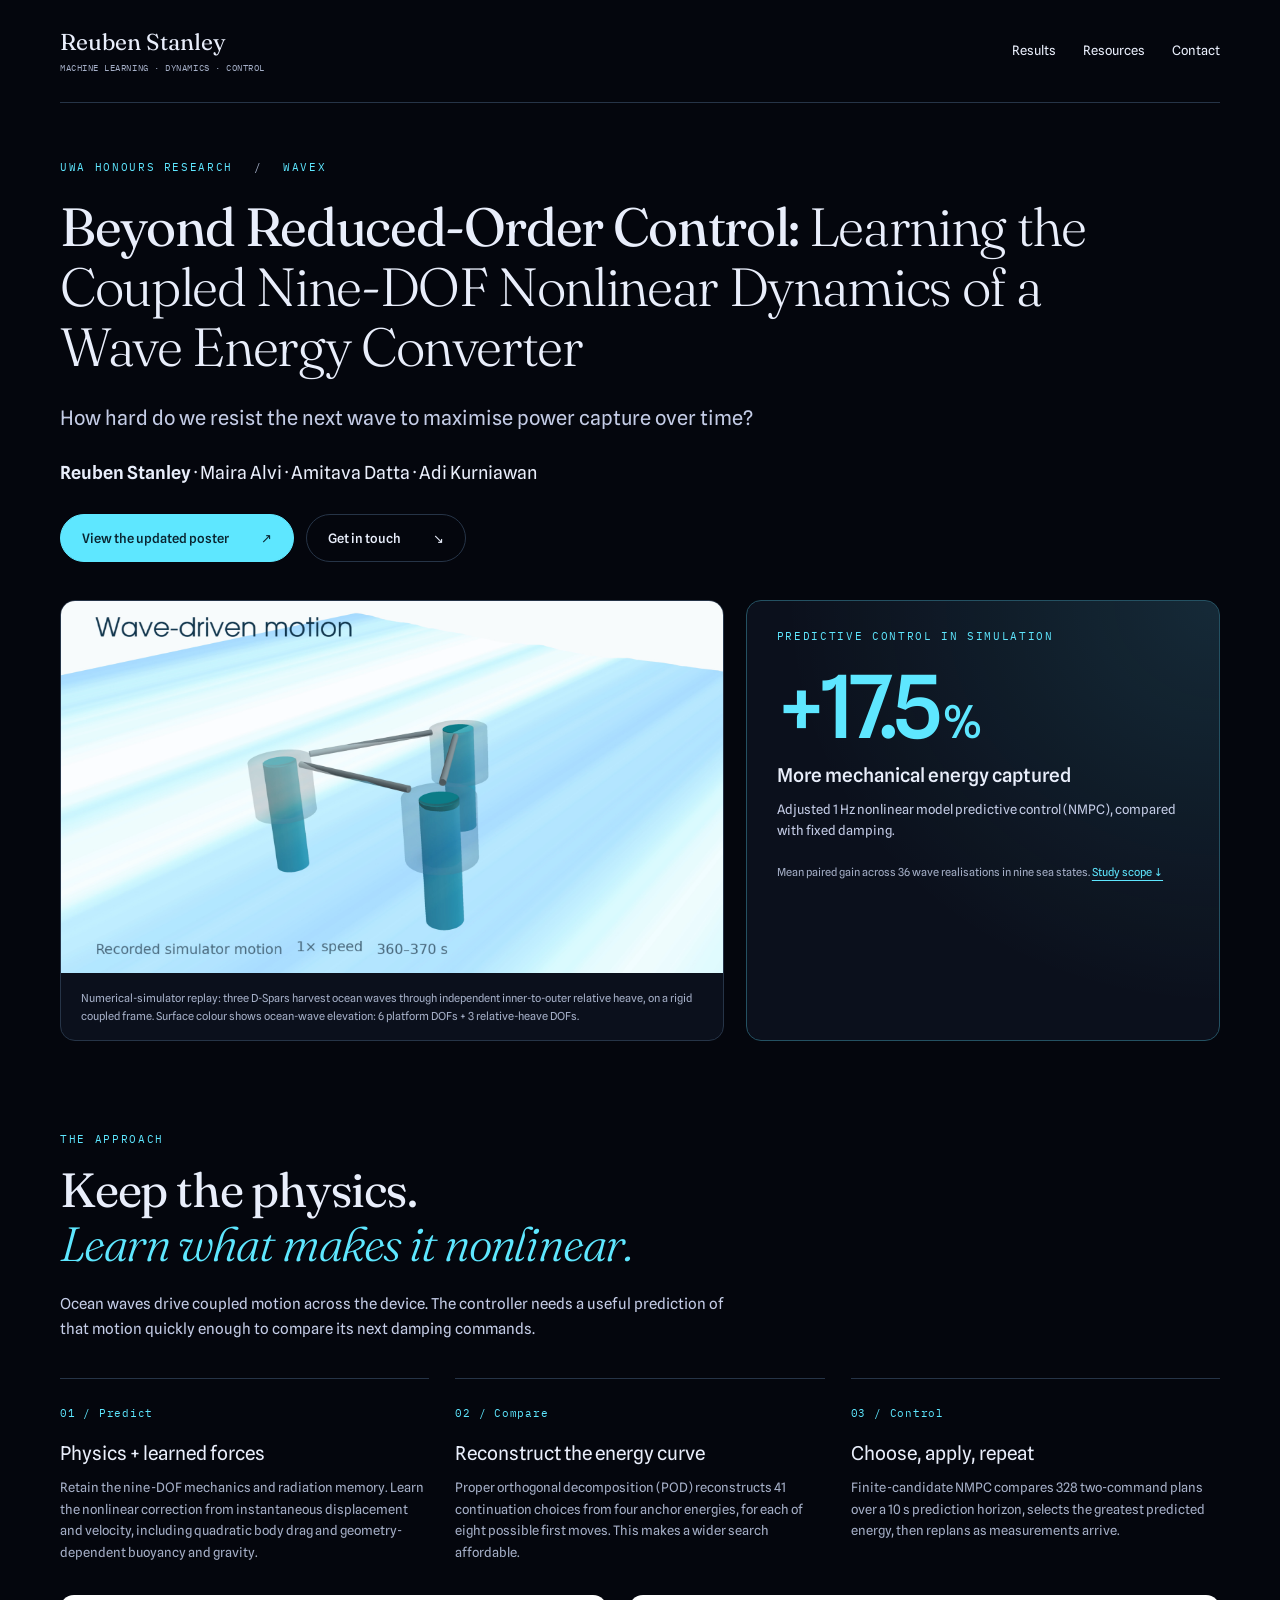
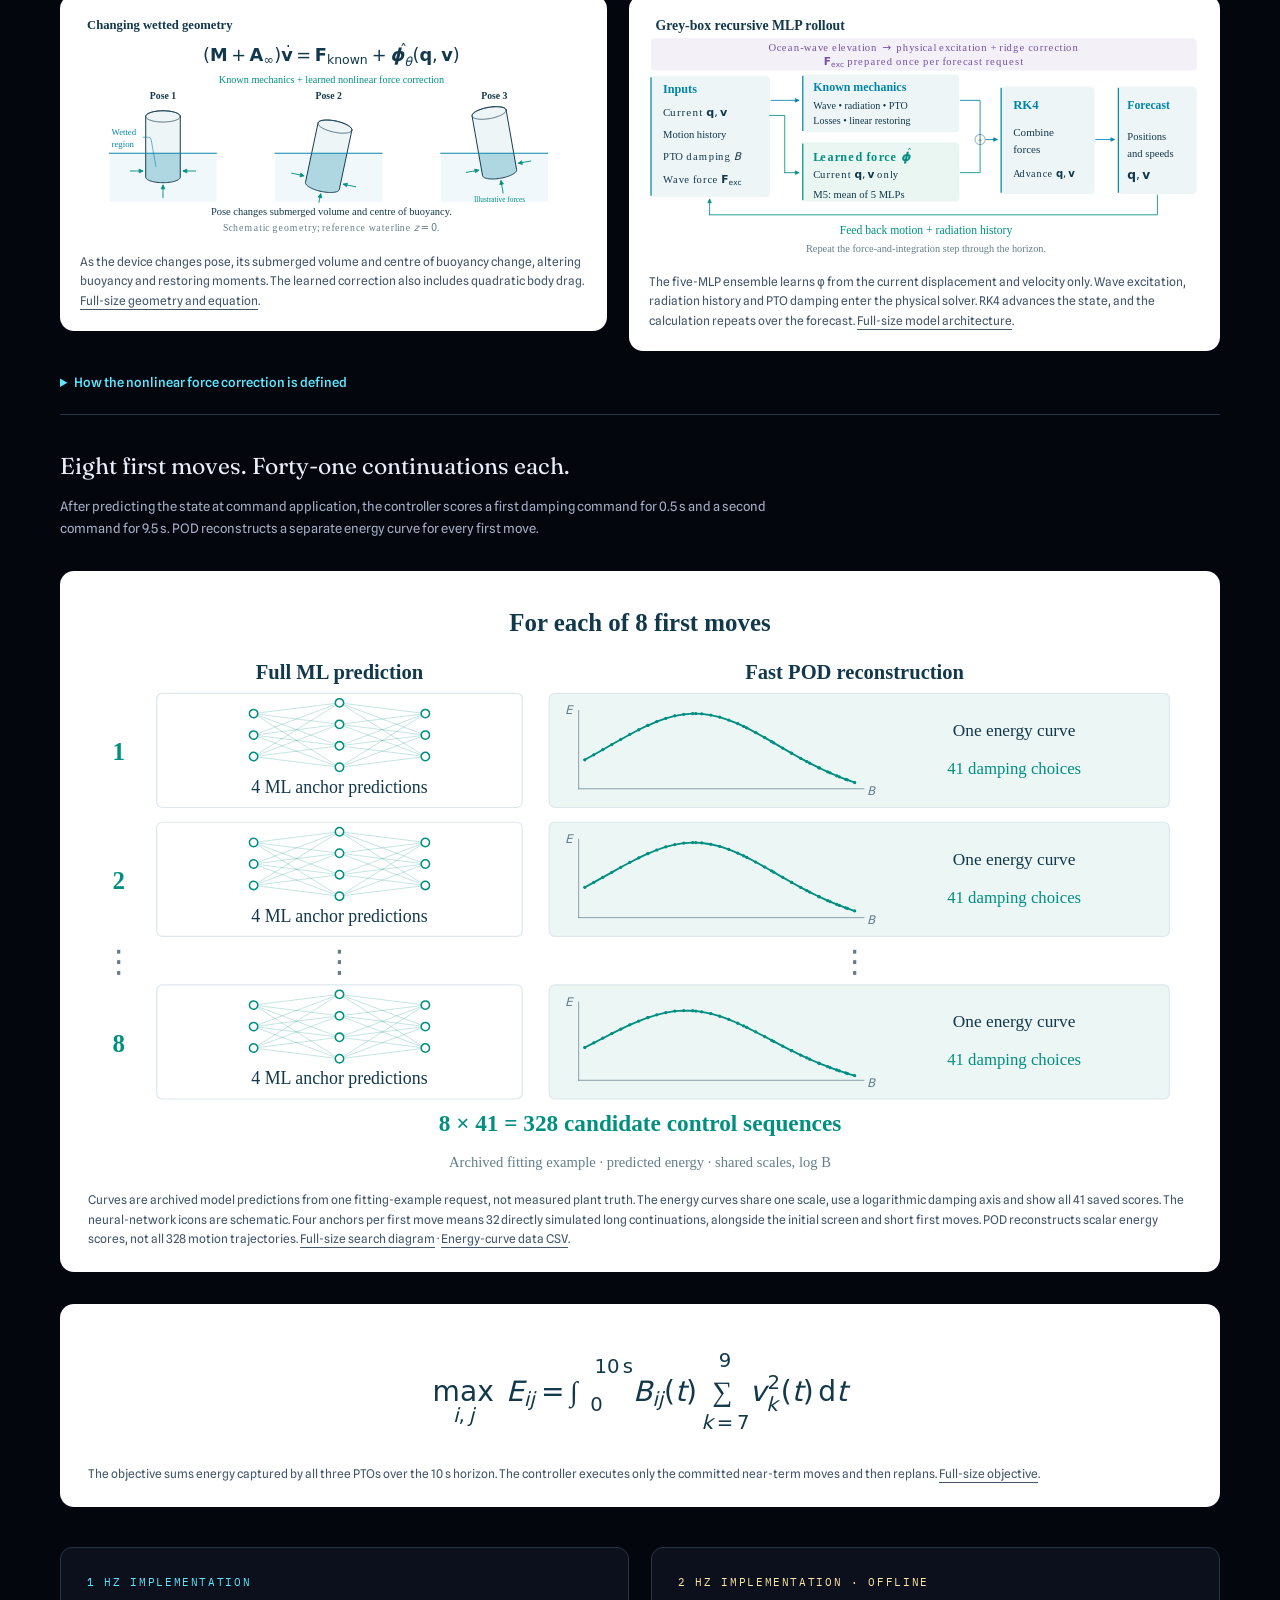
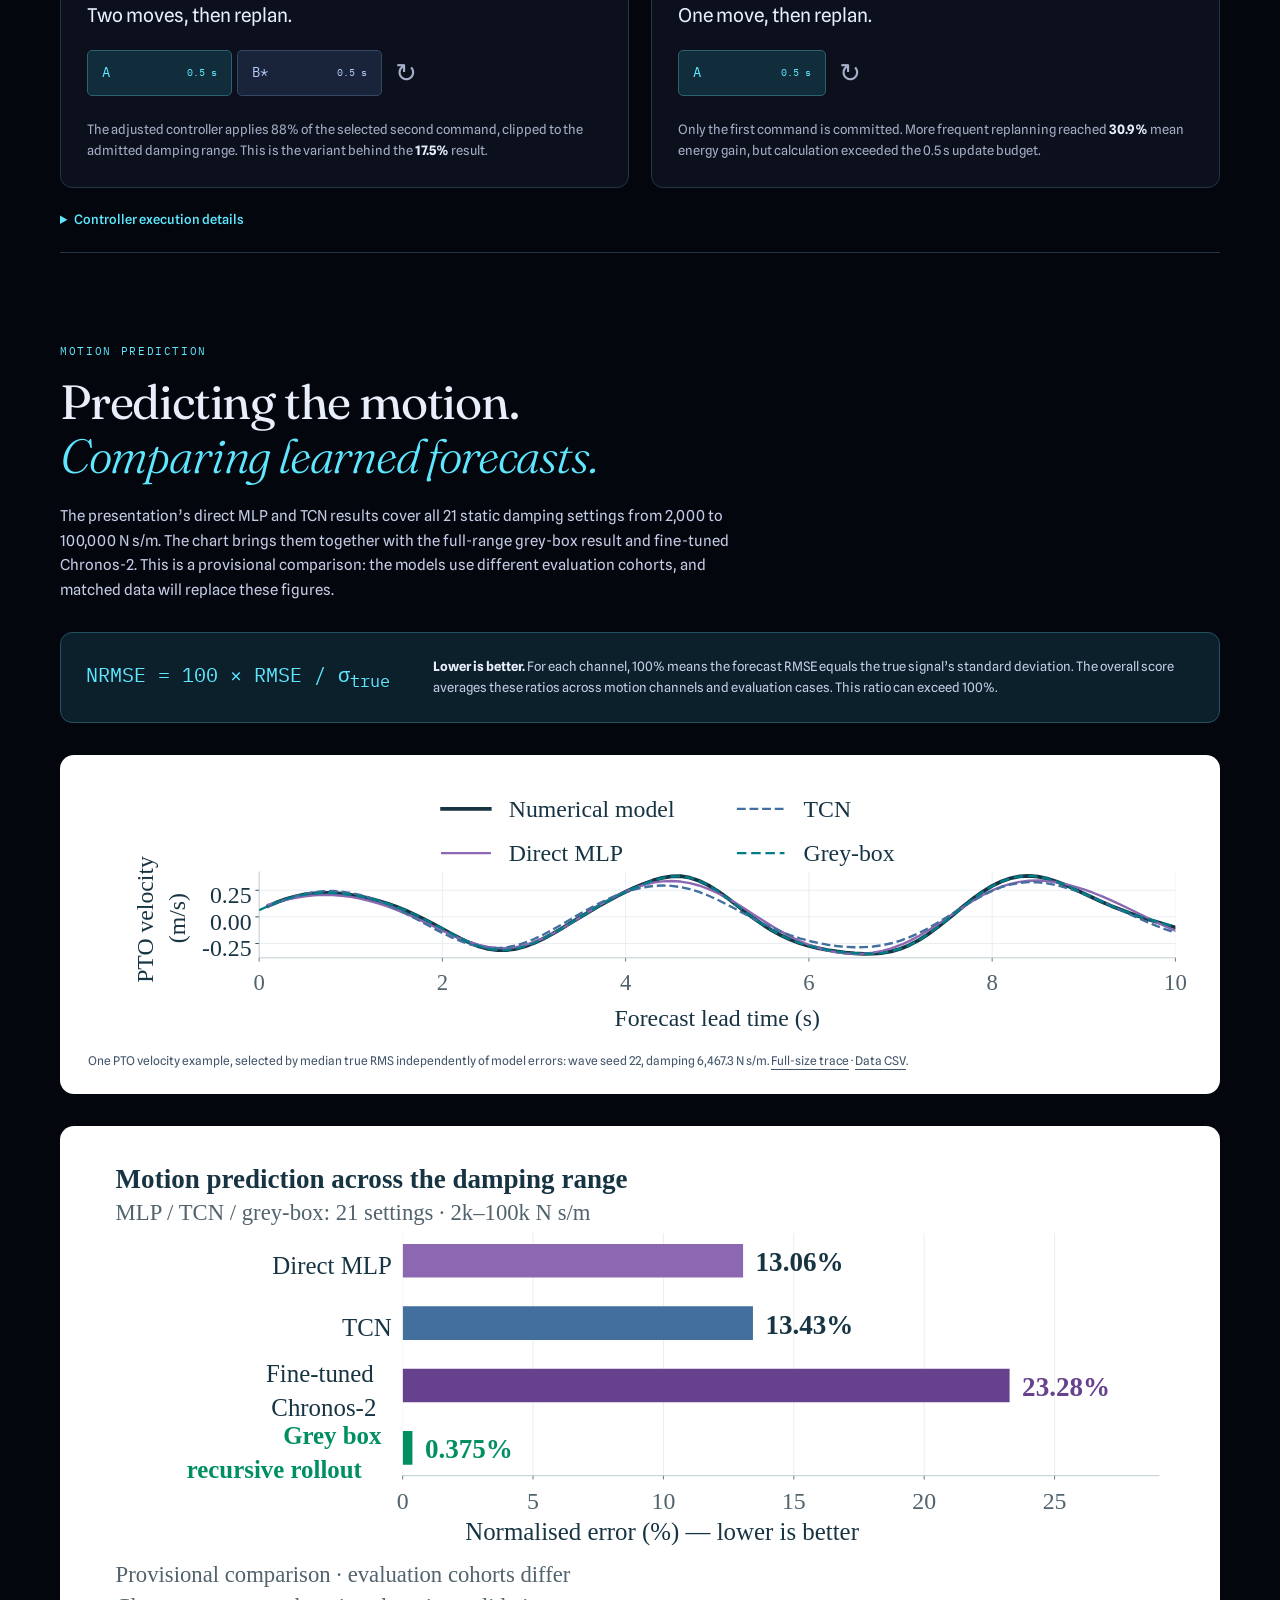
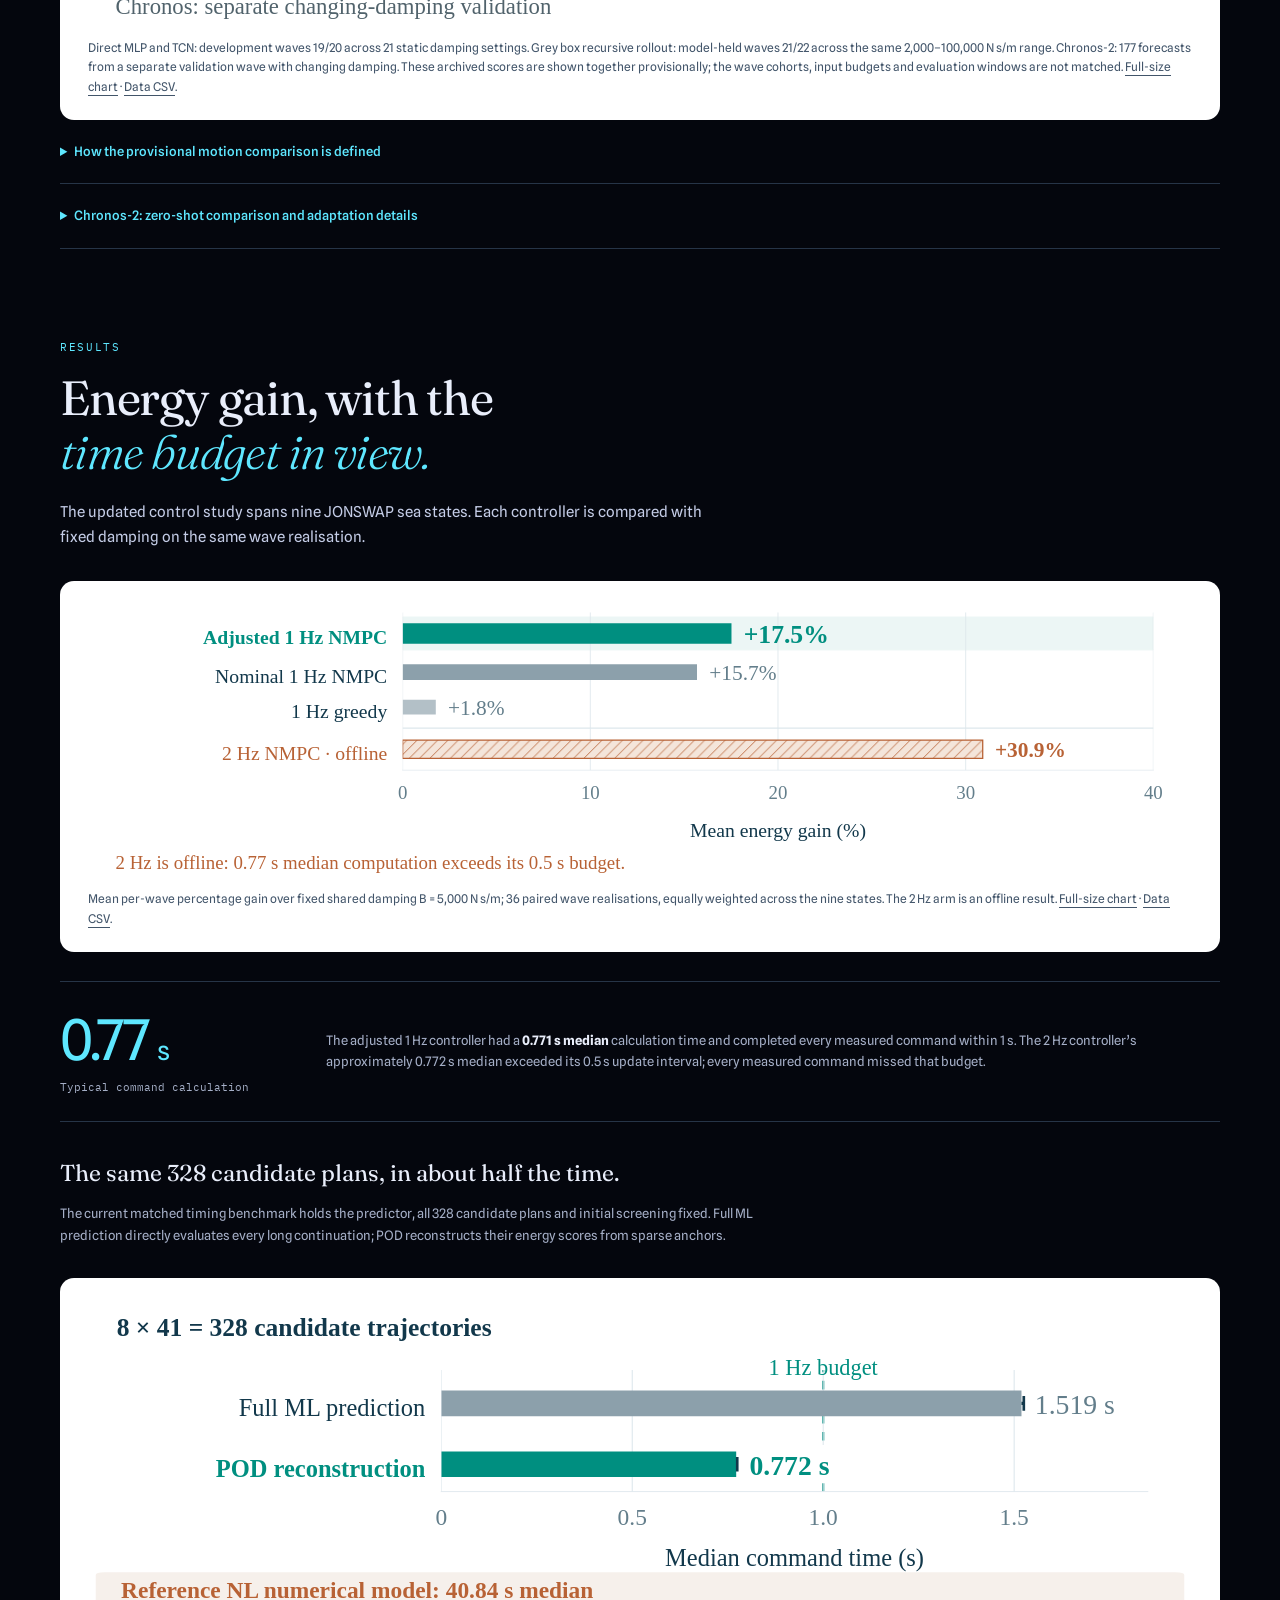
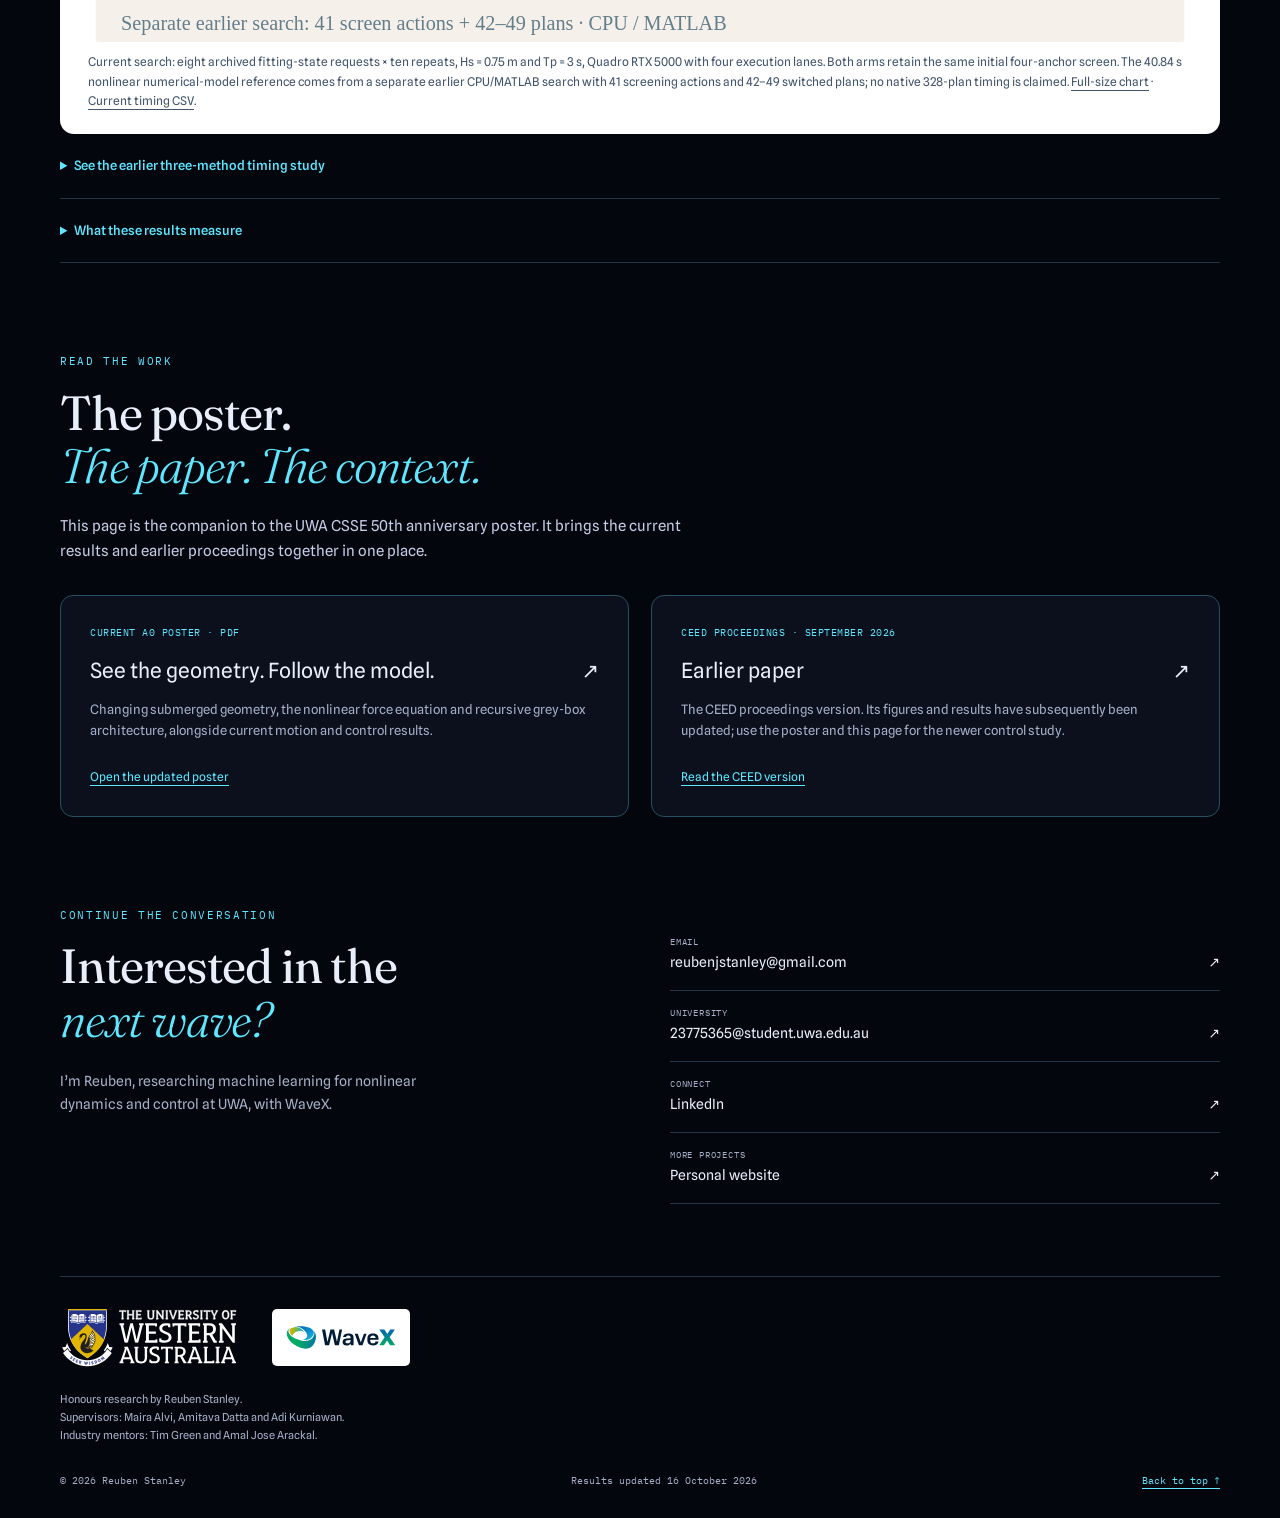
<file: wavex/index.html>
<!doctype html>
<html lang="en">
<head>
  <meta charset="utf-8">
  <meta name="viewport" content="width=device-width, initial-scale=1">
  <title>Beyond Reduced-Order Control · Reuben Stanley</title>
  <meta name="description" content="Learning the coupled nine-DOF nonlinear dynamics of a wave energy converter. Explore Reuben Stanley’s UWA and WaveX honours research, poster, results and contact details.">
  <meta name="theme-color" content="#04060d">
  <link rel="canonical" href="https://reuben-trade.github.io/wavex/">
  <meta property="og:type" content="website">
  <meta property="og:title" content="Beyond Reduced-Order Control · Reuben Stanley">
  <meta property="og:description" content="Learning nonlinear wave-energy dynamics for predictive control. Research poster, results and contact.">
  <meta property="og:url" content="https://reuben-trade.github.io/wavex/">
  <meta property="og:image" content="https://reuben-trade.github.io/wavex/assets/device-motion.png">
  <link rel="preconnect" href="https://fonts.googleapis.com">
  <link rel="preconnect" href="https://fonts.gstatic.com" crossorigin>
  <link href="https://fonts.googleapis.com/css2?family=Fraunces:opsz,wght@9..144,300;9..144,400;9..144,500&family=IBM+Plex+Mono:wght@400;500&family=Spline+Sans:wght@400;500;600&display=swap" rel="stylesheet">
  <link rel="stylesheet" href="style.css">
  <script src="device-animation.js" defer></script>
</head>
<body>
  <a class="skip-link" href="#main">Skip to research</a>
  <header class="site-header wrap">
    <a class="wordmark" href="/">Reuben Stanley<span>Machine learning · Dynamics · Control</span></a>
    <nav aria-label="Project navigation"><a href="#results">Results</a><a href="#resources">Resources</a><a href="#contact">Contact</a></nav>
  </header>
  <main id="main" class="wrap">
    <section class="hero" aria-labelledby="project-title">
      <p class="eyebrow">UWA honours research <span aria-hidden="true">/</span> WaveX</p>
      <h1 id="project-title">Beyond Reduced-Order Control: <em>Learning the Coupled Nine-DOF Nonlinear Dynamics of a Wave Energy Converter</em></h1>
      <p class="intro">How hard do we resist the next wave to maximise power capture over time?</p>
      <p class="authors author-line"><strong>Reuben Stanley</strong> · Maira Alvi · Amitava Datta · Adi Kurniawan</p>
      <div class="actions"><a class="button primary" href="#resources">View the updated poster <span aria-hidden="true">↗</span></a><a class="button" href="#contact">Get in touch <span aria-hidden="true">↘</span></a></div>
      <div class="hero-grid">
        <figure class="device-figure">
          <div class="device-media">
            <video id="device-animation" autoplay muted loop playsinline preload="none" poster="assets/device-motion.png" width="960" height="540" data-src="assets/device-motion.mp4" aria-label="Simulation animation of three D-Spars moving in ocean waves" aria-describedby="device-caption">
              <img src="assets/device-motion.png" width="1920" height="1080" alt="Three D-Spars on a coupled frame in ocean waves.">
            </video>
            <button class="animation-toggle" type="button" aria-controls="device-animation" hidden>Play animation</button>
          </div>
          <figcaption id="device-caption">Numerical-simulator replay: three D-Spars harvest ocean waves through independent inner-to-outer relative heave, on a rigid coupled frame. Surface colour shows ocean-wave elevation: 6 platform DOFs + 3 relative-heave DOFs.</figcaption></figure>
        <div class="headline-result"><p class="eyebrow">Predictive control in simulation</p><p class="big-number">+17.5<span>%</span></p><h2>More mechanical energy captured</h2><p>Adjusted 1 Hz nonlinear model predictive control (NMPC), compared with fixed damping.</p><p class="result-footnote">Mean paired gain across 36 wave realisations in nine sea states. <a href="#study-notes">Study scope ↓</a></p></div>
      </div>
    </section>

    <section class="section" aria-labelledby="approach-title">
      <div class="section-heading"><p class="eyebrow">The approach</p><h2 id="approach-title">Keep the physics.<br><em>Learn what makes it nonlinear.</em></h2><p>Ocean waves drive coupled motion across the device. The controller needs a useful prediction of that motion quickly enough to compare its next damping commands.</p></div>
      <ol class="method-grid">
        <li><span class="step-number">01 / Predict</span><h3>Physics + learned forces</h3><p>Retain the nine-DOF mechanics and radiation memory. Learn the nonlinear correction from instantaneous displacement and velocity, including quadratic body drag and geometry-dependent buoyancy and gravity.</p></li>
        <li><span class="step-number">02 / Compare</span><h3>Reconstruct the energy curve</h3><p>Proper orthogonal decomposition (POD) reconstructs 41 continuation choices from four anchor energies, for each of eight possible first moves. This makes a wider search affordable.</p></li>
        <li><span class="step-number">03 / Control</span><h3>Choose, apply, repeat</h3><p>Finite-candidate NMPC compares 328 two-command plans over a 10 s prediction horizon, selects the greatest predicted energy, then replans as measurements arrive.</p></li>
      </ol>
      <div class="method-visuals">
        <figure class="chart geometry-chart"><a href="assets/wetted-geometry.svg"><img src="assets/wetted-geometry.svg" loading="lazy" alt="Three spar poses show how heave and tilt change submerged geometry. The force equation keeps known mechanics and adds a learned nonlinear correction for drag and restoring forces."></a><figcaption>As the device changes pose, its submerged volume and centre of buoyancy change, altering buoyancy and restoring moments. The learned correction also includes quadratic body drag. <a href="assets/wetted-geometry.svg">Full-size geometry and equation</a>.</figcaption></figure>
        <figure class="chart architecture-chart"><div class="architecture-pan"><a href="assets/greybox-architecture.svg"><img src="assets/greybox-architecture.svg" loading="lazy" alt="Recursive grey-box model: prepare wave excitation, calculate known mechanics, average five MLP corrections using current displacement and velocity, then combine the forces in a fourth-order Runge-Kutta update. Feed updated motion and radiation history back to forecast the next step."></a></div><figcaption>The five-MLP ensemble learns φ from the current displacement and velocity only. Wave excitation, radiation history and PTO damping enter the physical solver. RK4 advances the state, and the calculation repeats over the forecast. <a href="assets/greybox-architecture.svg">Full-size model architecture</a>.</figcaption></figure>
      </div>
      <details class="study-notes"><summary>How the nonlinear force correction is defined</summary><div class="details-content"><p class="force-definition"><strong>Known forces:</strong> F<sub>known</sub> = F<sub>exc</sub> − F<sub>rad</sub> − B<sub>loss</sub>v − BDv − Cq.</p><p class="force-definition"><strong>Learned correction:</strong> φ = F<sub>drag</sub> + Cq − F<sub>rest,nl</sub>.</p><p>Here q and v are the nine displacements and velocities; B is the shared PTO damping command, D maps it to the PTO coordinates, and C is the retained linear restoring matrix. The learned correction replaces that linear restoring contribution with the nonlinear buoyancy/gravity calculation, while adding quadratic body drag.</p><p>The reference model recomputes submerged volumes and centres of buoyancy from the device pose, then calculates buoyancy, gravity and their moments. Its restoring calculation clips geometry against the reference water plane. The drawing is a schematic of this changing geometry.</p><p>Quadratic drag is a separate contribution, integrated over submerged body sections. The learned correction combines that body drag with the difference between nonlinear restoring and the retained linear restoring term. The model keeps the known mechanics explicit; it does not learn submerged volume as a separate output.</p><p>Wave excitation is prepared from ocean-wave elevation using the physical excitation calculation plus the existing ridge correction. The five force MLPs use current q and v; the wider rollout also uses radiation history and the candidate damping sequence. <a href="assets/geometry-architecture.svg">See the combined poster panel</a>.</p></div></details>
      <div class="subsection-heading"><h3>Eight first moves. Forty-one continuations each.</h3><p>After predicting the state at command application, the controller scores a first damping command for 0.5 s and a second command for 9.5 s. POD reconstructs a separate energy curve for every first move.</p></div>
      <figure class="chart search-chart"><div class="figure-pan"><a href="assets/nmpc-search-tree.svg"><img src="assets/nmpc-search-tree.svg" loading="lazy" alt="Numbered rows 1, 2, …, 8 show the eight first damping moves. For each move, a neural-network illustration represents four ML anchor predictions. POD reconstructs one energy curve with 41 damping choices. Eight times 41 gives 328 candidate control sequences."></a></div><figcaption>Curves are archived model predictions from one fitting-example request, not measured plant truth. The energy curves share one scale, use a logarithmic damping axis and show all 41 saved scores. The neural-network icons are schematic. Four anchors per first move means 32 directly simulated long continuations, alongside the initial screen and short first moves. POD reconstructs scalar energy scores, not all 328 motion trajectories. <a href="assets/nmpc-search-tree.svg">Full-size search diagram</a> · <a href="assets/archived-search-curves.csv" download>Energy-curve data CSV</a>.</figcaption></figure>
      <figure class="chart objective-chart"><div class="figure-pan"><a href="assets/energy-objective.svg"><img src="assets/energy-objective.svg" loading="lazy" alt="Choose the first and second commands that maximise predicted mechanical PTO energy: integrate damping times the sum of squared relative PTO velocities over the 10 second horizon."></a></div><figcaption>The objective sums energy captured by all three PTOs over the 10 s horizon. The controller executes only the committed near-term moves and then replans. <a href="assets/energy-objective.svg">Full-size objective</a>.</figcaption></figure>
      <div class="cadence-grid">
        <article class="cadence-card"><p class="eyebrow">1 Hz implementation</p><h3>Two moves, then replan.</h3><div class="command-strip" aria-label="First command A for 0.5 seconds, then adjusted second command B for 0.5 seconds"><span>A <small>0.5 s</small></span><span>B* <small>0.5 s</small></span><b aria-hidden="true">↻</b></div><p>The adjusted controller applies 88% of the selected second command, clipped to the admitted damping range. This is the variant behind the <strong>17.5%</strong> result.</p></article>
        <article class="cadence-card"><p class="eyebrow gold">2 Hz implementation · offline</p><h3>One move, then replan.</h3><div class="command-strip short" aria-label="First command A for 0.5 seconds, then replan"><span>A <small>0.5 s</small></span><b aria-hidden="true">↻</b></div><p>Only the first command is committed. More frequent replanning reached <strong>30.9%</strong> mean energy gain, but calculation exceeded the 0.5 s update budget.</p></article>
      </div>
      <details class="study-notes"><summary>Controller execution details</summary><div class="details-content"><p>Both implementations retain the same 1 s command application delay and score a 0.5 s first move followed by a 9.5 s continuation. The search diagram starts from the predicted state at command application. At 1 Hz, two 0.5 s moves are committed; at 2 Hz only the first 0.5 s move is committed. The comparison therefore changes the replanning and commitment strategy together.</p><p>The complete POD calculation includes four initial-screen rollouts, eight short first moves and 32 long continuation anchors. It scores 328 candidate sequences without directly simulating all 328 full motion trajectories.</p></div></details>
    </section>

    <section id="motion" class="section" aria-labelledby="motion-title">
      <div class="section-heading"><p class="eyebrow">Motion prediction</p><h2 id="motion-title">Predicting the motion.<br><em>Comparing learned forecasts.</em></h2><p>The presentation’s direct MLP and TCN results cover all 21 static damping settings from 2,000 to 100,000 N s/m. The chart brings them together with the full-range grey-box result and fine-tuned Chronos-2. This is a provisional comparison: the models use different evaluation cohorts, and matched data will replace these figures.</p></div>
      <aside class="metric-explainer" aria-label="Understanding prediction error"><p class="metric-formula">NRMSE = 100 × RMSE / σ<sub>true</sub></p><p><strong>Lower is better.</strong> For each channel, 100% means the forecast RMSE equals the true signal’s standard deviation. The overall score averages these ratios across motion channels and evaluation cases. This ratio can exceed 100%.</p></aside>
      <figure class="chart motion-chart"><div class="figure-pan" tabindex="0" role="region" aria-label="Scrollable motion prediction chart"><a href="assets/motion-trace.svg"><img src="assets/motion-trace.svg" loading="lazy" alt="A 10 second PTO velocity example comparing numerical simulator truth, direct MLP, TCN and grey-box predictions. The grey-box trajectory closely follows the oscillating true velocity."></a></div><figcaption>One PTO velocity example, selected by median true RMS independently of model errors: wave seed 22, damping 6,467.3 N s/m. <a href="assets/motion-trace.svg">Full-size trace</a> · <a href="assets/motion-trace.csv" download>Data CSV</a>.</figcaption></figure>
      <figure class="chart motion-chart"><div class="figure-pan" tabindex="0" role="region" aria-label="Scrollable motion prediction chart"><a href="assets/motion-benchmark.svg"><img src="assets/motion-benchmark.svg" loading="lazy" alt="Provisional motion NRMSE comparison: direct MLP 13.06 percent, TCN 13.43 percent, fine-tuned Chronos-2 23.28 percent and Grey box recursive rollout 0.375 percent. Grey box recursive rollout is the bottom row, with a bold green label and green bar. All four models share one chart; evaluation cohorts differ and Chronos uses separate changing-damping validation."></a></div><figcaption>Direct MLP and TCN: development waves 19/20 across 21 static damping settings. Grey box recursive rollout: model-held waves 21/22 across the same 2,000–100,000 N s/m range. Chronos-2: 177 forecasts from a separate validation wave with changing damping. These archived scores are shown together provisionally; the wave cohorts, input budgets and evaluation windows are not matched. <a href="assets/motion-benchmark.svg">Full-size chart</a> · <a href="assets/motion-benchmark.csv" download>Data CSV</a>.</figcaption></figure>
      <details class="study-notes"><summary>How the provisional motion comparison is defined</summary><div class="details-content"><p><strong>Direct MLP and TCN:</strong> the presentation/thesis development results are 13.0558% and 13.4337% mean motion NRMSE. Both cover 21 static, shared damping values from 2,000 to 100,000 N s/m and development waves 19/20. Their training waves are 11–18; model-held waves 21/22 are excluded from these two scores. They use 20 s motion history and a 10 s forecast with 100 future motion nodes.</p><p><strong>Grey-box:</strong> the corresponding full damping-range audit gives 0.374764% across 45,024 forecasts on model-held waves 21/22, with 60 s radiation history and 200 future nodes over 10 s. Those waves were previously exposed in a separate spectral study, so this is not globally blind confirmation.</p><p><strong>Source physics and duration:</strong> these static results use campaign rw_static_damping_uniform_11100_v1, run-20260730T164533Z, simulator tdom_dr_nr. Its enabled forces are quadratic body drag with incident water velocity fixed to zero, and geometry-dependent nonlinear buoyancy/gravity; mooring is disabled. The first 300 s ramp is removed from an 11,100 s record, retaining 10,800 s. No supplementary simulation data are included.</p><p><strong>Metric and interpretation:</strong> the summaries average per-channel RMSE divided by centred truth standard deviation across 18 motion channels and their respective evaluation cases. The training budgets, wave cohorts and scoring windows differ. The single chart is a provisional collection of archived results, awaiting a matched comparison; no new simulation, training, model inference or rescoring was run.</p><p><strong>Illustrative trace:</strong> the example above remains the archived single forecast at B = 6,467.3 N s/m on wave 22, selected by median true RMS independently of model errors. It illustrates motion prediction within the damping range; it is not the aggregate evaluation used for the direct-model bars.</p></div></details>
      <details class="study-notes"><summary>Chronos-2: zero-shot comparison and adaptation details</summary><div class="details-content"><p>On its own matched validation windows, fine-tuning reduced Chronos-2’s mean motion NRMSE from <strong>56.38% to 23.28%</strong>. This study uses a different data regime from the static-damping results shown alongside it.</p></div>
      <figure class="chart motion-chart"><div class="figure-pan" tabindex="0" role="region" aria-label="Scrollable motion prediction chart"><a href="assets/chronos2-comparison.svg"><img src="assets/chronos2-comparison.svg" loading="lazy" alt="Separate Chronos-2 comparison: zero-shot mean motion NRMSE 56.38 percent, fine-tuned mean motion NRMSE 23.28 percent. Both use the same 177 windows from one validation wave with changing damping."></a></div><figcaption>177 matched windows from one validation wave; 60 s history, 10 s forecast and exact wave preview, with known future damping. Stored median forecasts, averaged across 18 channels. This is development validation, not a held-test result or a shared ranking with the static models. <a href="assets/chronos2-comparison.svg">Full-size chart</a> · <a href="assets/chronos2-comparison.csv" download>Data CSV</a>.</figcaption></figure>
<div class="details-content"><p>The archived zero-shot and LoRA-fine-tuned models use identical evaluation truth, context, future damping and forecast windows. The fine-tuned model was trained on two wave realisations and evaluated on a third validation wave, with no held-test data included.</p><p>The JONSWAP sea state has Hs = 0.75 m and Tp = 4.82 s. Shared damping switches every 20 s among ten levels from 10,000 to 100,000 N s/m. The 177 validation events span 360–3,880 s after the 300 s ramp; a later recovery phase is excluded. Predictions use 200 future nodes at 20 Hz, and the plotted score uses stored componentwise median forecasts rather than probabilistic trajectories.</p><p>The existing LoRA adapter used rank 16, alpha 32 and 1,000 training steps. This page reuses audited archived outputs; no new training or inference was run for the poster revision.</p></div></details>
    </section>

    <section id="results" class="section" aria-labelledby="results-title">
      <div class="section-heading"><p class="eyebrow">Results</p><h2 id="results-title">Energy gain, with the<br><em>time budget in view.</em></h2><p>The updated control study spans nine JONSWAP sea states. Each controller is compared with fixed damping on the same wave realisation.</p></div>
      <figure class="chart"><a href="assets/energy-gain.svg"><img src="assets/energy-gain.svg" loading="lazy" alt="Mean mechanical energy gain compared with fixed damping: adjusted 1 Hz NMPC 17.5 percent; nominal 1 Hz NMPC 15.7 percent; greedy 1.8 percent; offline 2 Hz NMPC 30.9 percent."></a><figcaption>Mean per-wave percentage gain over fixed shared damping B = 5,000 N s/m; 36 paired wave realisations, equally weighted across the nine states. The 2 Hz arm is an offline result. <a href="assets/energy-gain.svg">Full-size chart</a> · <a href="assets/energy-gain.csv" download>Data CSV</a>.</figcaption></figure>
      <div class="timing-callout"><div><p class="timing-value">0.77 <span>s</span></p><p>Typical command calculation</p></div><p>The adjusted 1 Hz controller had a <strong>0.771 s median</strong> calculation time and completed every measured command within 1 s. The 2 Hz controller’s approximately 0.772 s median exceeded its 0.5 s update interval; every measured command missed that budget.</p></div>
      <div class="subsection-heading"><h3>The same 328 candidate plans, in about half the time.</h3><p>The current matched timing benchmark holds the predictor, all 328 candidate plans and initial screening fixed. Full ML prediction directly evaluates every long continuation; POD reconstructs their energy scores from sparse anchors.</p></div>
      <figure class="chart"><a href="assets/matched-timing.svg"><img src="assets/matched-timing.svg" loading="lazy" alt="Current matched 328-candidate calculation: Full ML prediction takes 1.519 seconds median and POD reconstruction 0.772 seconds. A separate earlier CPU MATLAB benchmark recorded 40.84 seconds for the reference nonlinear numerical model using a smaller 42 to 49 plan search."></a><figcaption>Current search: eight archived fitting-state requests × ten repeats, Hs = 0.75 m and Tp = 3 s, Quadro RTX 5000 with four execution lanes. Both arms retain the same initial four-anchor screen. The 40.84 s nonlinear numerical-model reference comes from a separate earlier CPU/MATLAB search with 41 screening actions and 42–49 switched plans; no native 328-plan timing is claimed. <a href="assets/matched-timing.svg">Full-size chart</a> · <a href="assets/matched-timing.csv" download>Current timing CSV</a>.</figcaption></figure>
      <details class="study-notes"><summary>See the earlier three-method timing study</summary><figure class="chart"><a href="assets/native-matched-timing.svg"><img src="assets/native-matched-timing.svg" loading="lazy" alt="Earlier timing study using the same search recipe: native nonlinear numerical model 40.835 seconds median, direct learned model 0.996 seconds, and learned model with POD 0.843 seconds. Actual switched-plan counts vary from 42 to 49 between methods."></a><figcaption>Same eight fixed requests × three repeats, common search recipe and bounds; different predicted optima can change the shortlist and actual pair count. Native CPU/MATLAB versus learned GPU methods is a practical pipeline comparison, not an isolated model-only speedup. These timings are distinct from the current 328-candidate experiment. <a href="assets/native-matched-timing.svg">Full-size chart</a> · <a href="assets/earlier-native-timing.csv" download>Earlier timing CSV</a>.</figcaption></figure></details>
      <details id="study-notes" class="study-notes"><summary>What these results measure</summary><div class="details-content"><p><strong>Numerical simulation:</strong> nine-DOF dynamics with quadratic body drag and geometry-dependent nonlinear buoyancy/gravity. Incident water velocity is fixed to zero in the drag calculation; no mooring contribution is implemented. These results are not hardware trials.</p><p><strong>Sea states and scoring:</strong> significant wave heights 0.75, 1.5 and 2.5 m crossed with peak periods 4.82, 6 and 8 s. Four paired wave realisations per state; 300 s scored after a 300 s ramp and 60 s preparation. The combined 36-wave cohort is descriptive: it includes an earlier exposed two-wave cohort and two fresh confirmation waves per state.</p><p><strong>Prediction and control:</strong> 60 s motion history, a 10 s prediction horizon and ideal recorded wave preview. The shared damping command acts on all three power-take-off coordinates, with 41 admitted values from 2,000 to 100,000 N s/m. The adjusted variant multiplies only its second executed command by 0.88 and clips it to that range; prediction and selection remain nominal.</p><p><strong>Interpretation:</strong> the fixed 5,000 N s/m comparator is not a per-state optimised passive controller. Gains are mean per-wave percentage changes in mechanical power-take-off energy, not site-weighted annual yield. Timings are warm computation measurements on the study hardware; they do not establish deployed hardware performance.</p><p><strong>Next steps:</strong> the POD heads trained on constant-damping 10 s forecasts are reused for conditional 9.5 s continuations; this transfer still needs validation. Causal wave forecasts, actuator limits and device trials remain next steps.</p></div></details>
    </section>

    <section id="resources" class="section" aria-labelledby="resources-title">
      <div class="section-heading"><p class="eyebrow">Read the work</p><h2 id="resources-title">The poster.<br><em>The paper. The context.</em></h2><p>This page is the companion to the UWA CSSE 50th anniversary poster. It brings the current results and earlier proceedings together in one place.</p></div>
      <div class="resource-grid poster-designs"><a class="resource-card" href="assets/WaveX-Honours-Poster-Geometry-Architecture.pdf"><span class="resource-type">Current A0 poster · PDF</span><h3>See the geometry. Follow the model. <span aria-hidden="true">↗</span></h3><p>Changing submerged geometry, the nonlinear force equation and recursive grey-box architecture, alongside current motion and control results.</p><span class="resource-link">Open the updated poster</span></a><a class="resource-card" href="https://ceed.wa.edu.au/wp-content/uploads/2026/09/Reuben-Stanley.pdf"><span class="resource-type">CEED proceedings · September 2026</span><h3>Earlier paper <span aria-hidden="true">↗</span></h3><p>The CEED proceedings version. Its figures and results have subsequently been updated; use the poster and this page for the newer control study.</p><span class="resource-link">Read the CEED version</span></a></div>
    </section>

    <section id="contact" class="section contact" aria-labelledby="contact-title"><div><p class="eyebrow">Continue the conversation</p><h2 id="contact-title">Interested in the<br><em>next wave?</em></h2><p>I’m Reuben, researching machine learning for nonlinear dynamics and control at UWA, with WaveX.</p></div><div class="contact-links"><a href="mailto:reubenjstanley@gmail.com"><span>Email</span>reubenjstanley@gmail.com <b aria-hidden="true">↗</b></a><a href="mailto:23775365@student.uwa.edu.au"><span>University</span>23775365@student.uwa.edu.au <b aria-hidden="true">↗</b></a><a href="https://www.linkedin.com/in/reuben-stanley/"><span>Connect</span>LinkedIn <b aria-hidden="true">↗</b></a><a href="/"><span>More projects</span>Personal website <b aria-hidden="true">↗</b></a></div></section>
  </main>
  <footer class="wrap"><div class="affiliations"><img src="assets/uwa.svg" alt="The University of Western Australia" width="180" height="60"><span class="wavex-logo"><img src="assets/wavex.svg" alt="WaveX" width="130" height="52"></span></div><p>Honours research by Reuben Stanley.<br>Supervisors: Maira Alvi, Amitava Datta and Adi Kurniawan.<br>Industry mentors: Tim Green and Amal Jose Arackal.</p><div class="footer-meta"><span>© 2026 Reuben Stanley</span><span>Results updated 16 October 2026</span><a href="#main">Back to top ↑</a></div></footer>
</body>
</html>
</file>
<file: wavex/style.css>
:root{--space:#04060d;--panel:#0b101c;--ink:#e9eefb;--muted:#a5afc7;--cyan:#5ee7ff;--gold:#ffe6a3;--line:#263447;--display:"Fraunces",Georgia,serif;--body:"Spline Sans",system-ui,sans-serif;--mono:"IBM Plex Mono",ui-monospace,monospace}
*{box-sizing:border-box}html{scroll-behavior:smooth;scroll-padding-top:24px}body{margin:0;background:var(--space);color:var(--ink);font-family:var(--body);font-weight:400;line-height:1.65;-webkit-font-smoothing:antialiased}a{color:inherit;text-underline-offset:4px}a:focus-visible,summary:focus-visible{outline:2px solid var(--cyan);outline-offset:6px}img{display:block;max-width:100%;height:auto}h1,h2,h3,p,figure{margin:0}h1,h2,h3{line-height:1.12;font-weight:400}h1,h2{font-family:var(--display)}em{font-weight:300;color:var(--cyan)}.wrap{width:min(1160px,calc(100% - 96px));margin-inline:auto}.skip-link{position:absolute;top:-100px;left:20px;padding:12px 18px;background:var(--ink);color:var(--space);z-index:10}.skip-link:focus{top:12px}.site-header{display:flex;align-items:center;justify-content:space-between;gap:24px;padding-block:29px;border-bottom:1px solid var(--line)}.wordmark{font-family:var(--display);font-size:23px;text-decoration:none;line-height:1.2}.wordmark span{display:block;font-family:var(--mono);font-size:9px;letter-spacing:.06em;text-transform:uppercase;color:var(--muted);margin-top:6px}.site-header nav{display:flex;gap:27px;font-size:13px}.site-header nav a{text-decoration:none}.site-header nav a:hover{color:var(--cyan)}.hero{padding-top:56px}.eyebrow{font-family:var(--mono);font-size:11px;letter-spacing:.15em;text-transform:uppercase;color:var(--cyan);line-height:1.5}.eyebrow span{margin-inline:12px;color:var(--muted)}h1{font-size:clamp(2.15rem,4.2vw,3.45rem);max-width:1100px;letter-spacing:-.025em;margin-top:21px}h1 em{font-style:normal;color:var(--ink)}.intro{font-size:clamp(1.05rem,1.6vw,1.25rem);color:#c4cce6;margin-top:24px;max-width:790px}.authors{font-size:12px;color:var(--muted);margin-top:17px}.actions{display:flex;flex-wrap:wrap;gap:12px;margin-top:27px}.button{display:inline-flex;align-items:center;gap:32px;justify-content:space-between;min-height:48px;border:1px solid var(--line);border-radius:100px;padding:10px 21px;text-decoration:none;font-size:13px;font-weight:500;transition:background .15s,border-color .15s}.button:hover{border-color:var(--cyan);background:#101c29}.button.primary{background:var(--cyan);border-color:var(--cyan);color:#092531}.button.primary:hover{background:#a2f2ff}.hero-grid{display:grid;grid-template-columns:1.4fr 1fr;gap:22px;margin-top:38px;align-items:stretch}.device-figure{border:1px solid var(--line);border-radius:15px;overflow:hidden;background:var(--panel);display:flex;flex-direction:column;justify-content:center}.device-figure img{aspect-ratio:16/9;object-fit:cover}.device-figure figcaption{padding:15px 20px;color:var(--muted);font-size:11px}.headline-result{border:1px solid #245162;border-radius:15px;padding:27px 30px;background:radial-gradient(ellipse at 100% 0,rgba(94,231,255,.12),transparent 65%),var(--panel)}.big-number{font-size:clamp(3.9rem,6.8vw,6rem);letter-spacing:-.065em;line-height:1.12;color:var(--cyan);margin-block:13px 10px;font-weight:500}.big-number span{font-size:.52em;margin-left:5px}.headline-result h2{font-family:var(--body);font-size:19px;font-weight:500;margin-bottom:12px}.headline-result>p:not(.eyebrow):not(.big-number){color:#c4cce6;font-size:13px}.headline-result p.result-footnote{font-size:11px!important;color:var(--muted)!important;margin-top:22px}.result-footnote a{white-space:nowrap;color:var(--cyan)}.section{padding-top:90px}.section-heading{max-width:730px}.section-heading h2,.contact h2{font-size:clamp(2rem,3.8vw,3rem);letter-spacing:-.025em;margin-top:16px}.section-heading>p:last-child{margin-top:21px;max-width:670px;color:#c4cce6;font-size:15px}.method-grid{list-style:none;padding:0;display:grid;grid-template-columns:repeat(3,1fr);gap:26px;margin:37px 0 0}.method-grid li{padding-top:20px;border-top:1px solid var(--line)}.step-number{font:11px var(--mono);letter-spacing:.07em;color:var(--cyan)}h3{font-size:19px;line-height:1.3}.method-grid h3{margin-top:15px}.method-grid p{font-size:13px;color:var(--muted);margin-top:12px}.cadence-grid{display:grid;grid-template-columns:1fr 1fr;gap:22px;margin-top:40px}.cadence-card{border:1px solid var(--line);border-radius:12px;padding:26px;background:var(--panel)}.cadence-card h3{margin-top:12px}.gold{color:var(--gold)}.command-strip{display:flex;gap:5px;align-items:stretch;margin-block:23px;max-width:330px}.command-strip>span{flex:1;display:flex;justify-content:space-between;align-items:center;font-family:var(--mono);font-size:14px;color:var(--cyan);background:#112d3b;border:1px solid #2b6171;padding:10px 14px;border-radius:5px}.command-strip>span:nth-child(2){background:#19243b;border-color:#344764;color:#b6cafa}.command-strip small{font-size:10px;color:inherit}.command-strip b{display:flex;align-items:center;font-size:26px;margin-left:8px;color:var(--muted);font-weight:400}.command-strip.short{max-width:183px}.cadence-card>p:last-child{font-size:13px;color:var(--muted)}.cadence-card strong{color:var(--ink)}.shared-note{font-size:11px;color:var(--muted);margin-top:15px}.chart{margin-top:32px;background:#fff;border-radius:14px;overflow:hidden}.chart img{width:100%;padding:26px 28px 0}.chart figcaption{padding:10px 28px 23px;font-size:12px;color:#42556a}.timing-callout{display:grid;grid-template-columns:230px 1fr;gap:36px;border-block:1px solid var(--line);padding:27px 0;margin-top:29px;align-items:center}.timing-value{font-size:56px;line-height:1.1;color:var(--cyan);letter-spacing:-.04em}.timing-value span{font-size:26px}.timing-callout>div>p:last-child{font:11px var(--mono);color:var(--muted);margin-top:10px}.timing-callout>p{color:var(--muted);font-size:13px}.timing-callout strong{color:var(--ink)}.study-notes{border-bottom:1px solid var(--line);padding-block:21px;font-size:13px}.study-notes summary{cursor:pointer;color:var(--cyan);font-weight:500}.details-content{max-width:900px;color:var(--muted);padding-top:15px}.details-content p+p{margin-top:14px}.details-content strong{color:var(--ink)}.resource-grid{display:grid;grid-template-columns:1fr 1fr;gap:22px;margin-top:31px}.resource-card{padding:29px;background:var(--panel);border:1px solid var(--line);border-radius:13px;text-decoration:none;display:flex;flex-direction:column;transition:border-color .15s,background .15s}.resource-card:hover{border-color:var(--cyan);background:#101c29}.resource-type{font:10px/1.5 var(--mono);letter-spacing:.05em;text-transform:uppercase;color:var(--cyan)}.resource-card h3{margin-top:17px;display:flex;justify-content:space-between;gap:16px}.resource-card p{font-size:13px;color:var(--muted);margin-top:15px;flex:1}.resource-link{font-size:12px;color:var(--cyan);margin-top:25px;text-decoration:underline;text-underline-offset:4px}.contact{display:grid;grid-template-columns:1fr 1fr;gap:60px;padding-bottom:72px}.contact>div>p:last-child{font-size:14px;color:var(--muted);max-width:420px;margin-top:23px}.contact-links{padding-top:13px}.contact-links a{display:block;border-bottom:1px solid var(--line);padding:16px 0;text-decoration:none;font-size:14px;overflow-wrap:anywhere}.contact-links a:hover{color:var(--cyan)}.contact-links a span{font:9px var(--mono);letter-spacing:.09em;text-transform:uppercase;display:block;color:var(--muted);margin-bottom:4px}.contact-links b{float:right;font-weight:400}.affiliations{display:flex;align-items:center;gap:32px}.affiliations img{max-height:60px;object-fit:contain}.wavex-logo{display:block;padding:10px 14px;border-radius:5px;background:white}.wavex-logo img{width:110px;height:37px;object-fit:contain}footer.wrap{padding-block:31px;border-top:1px solid var(--line)}footer>p{color:var(--muted);font-size:11px;margin-top:23px}.footer-meta{display:flex;justify-content:space-between;flex-wrap:wrap;gap:14px;font:10px var(--mono);color:var(--muted);margin-top:30px}.footer-meta a{color:var(--cyan)}
.subsection-heading{margin-top:37px;max-width:740px}.subsection-heading h3{font-size:23px;font-family:var(--display)}.subsection-heading p{font-size:13px;color:var(--muted);margin-top:14px}.chart a:focus-visible{display:block;outline-offset:-3px}.chart figcaption a:focus-visible{display:inline;outline-offset:3px}
@media(max-width:900px){.wrap{width:calc(100% - 56px)}.hero-grid{grid-template-columns:1.15fr 1fr}.headline-result{padding:23px}.headline-result .eyebrow{font-size:9px}.headline-result h2{font-size:17px}.big-number{font-size:66px}.contact{gap:30px}.device-figure figcaption{padding:12px;font-size:10px}}
@media(max-width:650px){.wrap{width:calc(100% - 36px)}.site-header{padding-block:21px;align-items:flex-start;gap:15px}.wordmark{font-size:20px}.wordmark span{font-size:7px;max-width:170px;line-height:1.6}.site-header nav{gap:13px;font-size:11px;flex-wrap:wrap;justify-content:flex-end;max-width:145px}.hero{padding-top:36px}h1{font-size:2.12rem;line-height:1.13;margin-top:18px}.intro{font-size:16px;margin-top:21px}.authors{font-size:11px;line-height:1.7}.actions{margin-top:23px;gap:10px}.button{font-size:12px;padding-inline:17px;gap:20px}.hero-grid{grid-template-columns:1fr;gap:17px;margin-top:28px}.device-figure figcaption{padding:12px 15px}.headline-result{padding:25px}.headline-result .eyebrow{font-size:10px}.big-number{font-size:76px}.headline-result h2{font-size:19px}.headline-result p.result-footnote{margin-top:17px}.section{padding-top:59px}.section-heading h2,.contact h2{font-size:2.12rem}.section-heading>p:last-child{font-size:14px}.method-grid{grid-template-columns:1fr;gap:24px;margin-top:27px}.method-grid li{padding-top:17px}.method-grid h3{margin-top:10px}.method-grid p{margin-top:9px}.cadence-grid,.resource-grid,.contact{grid-template-columns:1fr;gap:17px}.cadence-grid{margin-top:29px}.cadence-card{padding:23px}.chart img{padding:12px 5px 0}.chart figcaption{font-size:11px;padding:8px 17px 18px}.timing-callout{grid-template-columns:1fr;gap:20px;padding:25px 0}.timing-value{font-size:51px}.contact{gap:15px;padding-bottom:47px}.contact-links{padding-top:0}.contact-links a{font-size:14px}.resource-card{padding:25px}.affiliations{gap:22px}.affiliations>img{max-width:155px}.wavex-logo img{width:90px;height:31px}footer.wrap{padding-block:27px}.footer-meta{line-height:1.6}}
@media(prefers-reduced-motion:reduce){html{scroll-behavior:auto}*{transition:none!important}}
.metric-explainer{display:grid;grid-template-columns:320px 1fr;align-items:center;gap:27px;margin-top:29px;padding:23px 25px;background:#0c202b;border:1px solid #245162;border-radius:12px}.metric-formula{font:20px/1.4 var(--mono);color:var(--cyan);white-space:nowrap}.metric-explainer>p:last-child{font-size:13px;color:#c4cce6}.metric-explainer strong{color:var(--ink)}.figure-pan{overflow-x:auto}.equation-chart .figure-pan img{min-width:800px}.search-chart .figure-pan img{min-width:650px}.objective-chart .figure-pan img{min-width:590px}.objective-chart .figure-pan{padding-block:10px}.separate-study{border-top:1px solid var(--line);padding-top:30px}.separate-study h3{margin-top:14px}.comparison-note{font-size:14px;color:var(--muted);max-width:780px;margin-top:24px}.proceedings-card{margin-top:22px;max-width:760px}.poster-designs .resource-card h3{font-size:21px}.poster-designs .resource-card{border-color:#245162}
@media(max-width:900px){.metric-explainer{grid-template-columns:1fr;gap:15px}.metric-formula{font-size:18px}}
@media(max-width:650px){.metric-explainer{padding:20px}.metric-explainer>p:last-child{font-size:14px}.metric-formula{font-size:16px;white-space:normal}.figure-pan{background:linear-gradient(to right,#fff 92%,#edf4f6)}.equation-chart figcaption::before,.search-chart figcaption::before,.objective-chart figcaption::before{content:'Swipe the diagram to explore → ';font-weight:600;display:block;margin-bottom:8px}.poster-designs .resource-card h3{font-size:20px}}
@media(max-width:650px){.site-header nav a{display:inline-flex;min-height:30px;align-items:center}.method-grid p,.cadence-card>p:last-child,.timing-callout>p,.resource-card p,.study-notes,.subsection-heading p{font-size:14px}.chart figcaption{font-size:12px}.contact-links a{font-size:15px}}
@media print{body{background:#fff;color:#142838}.site-header nav,.actions,.contact-links{display:none}.wrap{width:100%}.hero,.section{padding-top:25px}h1{font-size:28px}.section-heading h2,.contact h2{font-size:25px}.hero-grid,.cadence-grid,.resource-grid{break-inside:avoid}.eyebrow,em,.big-number,.timing-value{color:#006d80}.headline-result,.cadence-card,.resource-card{background:#fff}.headline-result p,.section-heading>p:last-child,.method-grid p,.cadence-card>p:last-child,.timing-callout>p,.shared-note,.resource-card p,.contact>div>p:last-child{color:#435466!important}footer{display:none}}

/* The silent device loop keeps the original still as its loading/fallback frame. */
.device-media{position:relative;width:100%;background:#d9eff4}
.device-media video{display:block;width:100%;height:auto;aspect-ratio:16/9;object-fit:cover}
.animation-toggle{position:absolute;right:12px;bottom:12px;min-height:44px;padding:8px 15px;border:1px solid #547382;border-radius:999px;background:#092531eb;color:#fff;font:500 12px var(--body);cursor:pointer}
.animation-toggle:hover{background:#153c4c}
.animation-toggle:focus-visible{outline:2px solid var(--cyan);outline-offset:3px}
.animation-toggle[hidden]{display:none}

/* Pair the presentation geometry with its recursive forecast architecture. */
.method-visuals{display:grid;grid-template-columns:1fr 1.08fr;gap:22px;align-items:start;margin-top:32px}
.method-visuals .chart{margin-top:0}
.method-visuals .chart img{padding:18px 16px 0;width:100%}
.method-visuals .chart figcaption{padding:12px 20px 20px}
.architecture-pan{overflow-x:auto}
@media(max-width:900px){.method-visuals{grid-template-columns:1fr}.method-visuals .architecture-chart img{min-width:0}.method-visuals .architecture-chart .architecture-pan{overflow-x:auto}}

/* Keep the authors together, with the lead researcher's name in bold. */
.authors.author-line{margin-top:24px;font-size:clamp(14px,1.5vw,18px);line-height:1.6;color:var(--ink)}.author-line strong{font-weight:600}.force-definition{font-size:17px;line-height:1.8;color:var(--ink);overflow-wrap:anywhere}

@media(max-width:650px){.motion-chart .figure-pan img{min-width:650px}.motion-chart figcaption::before{content:"Swipe the chart to explore → ";font-weight:600;display:block;margin-bottom:8px}}
</file>
